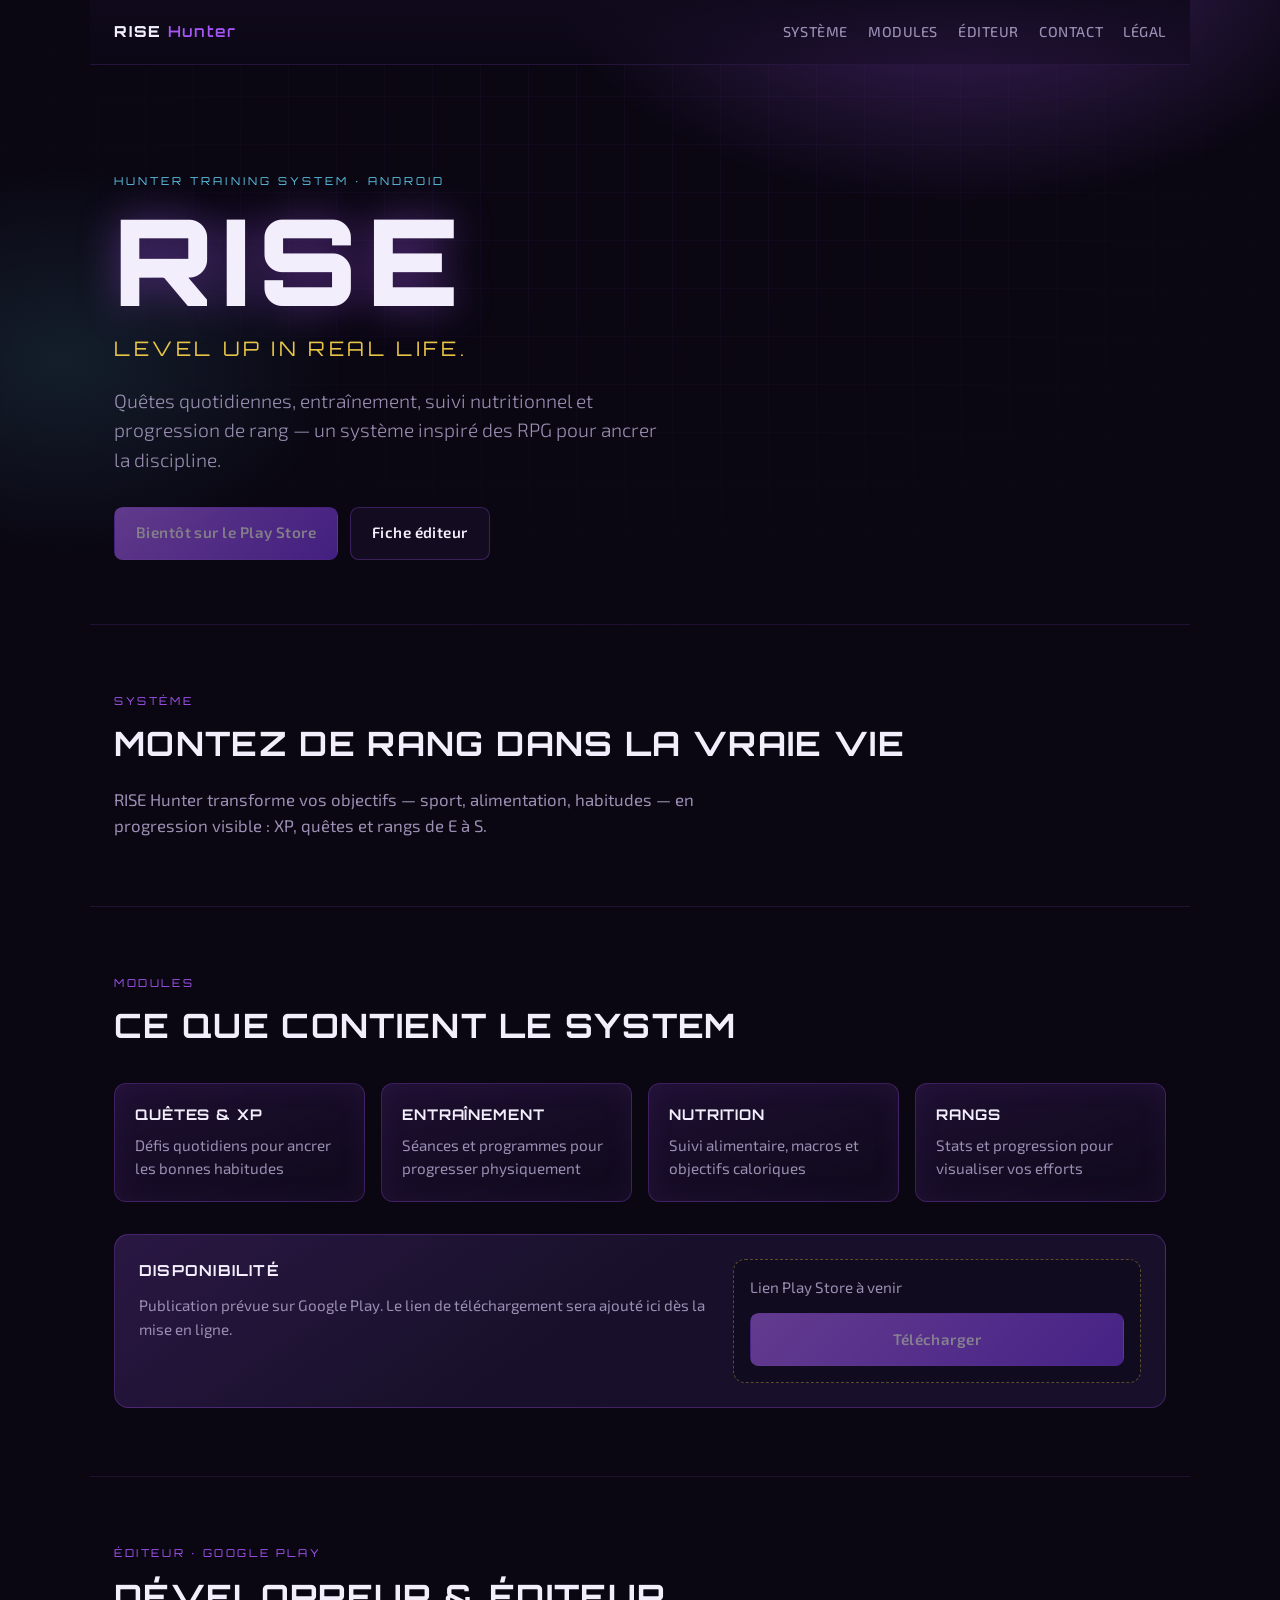
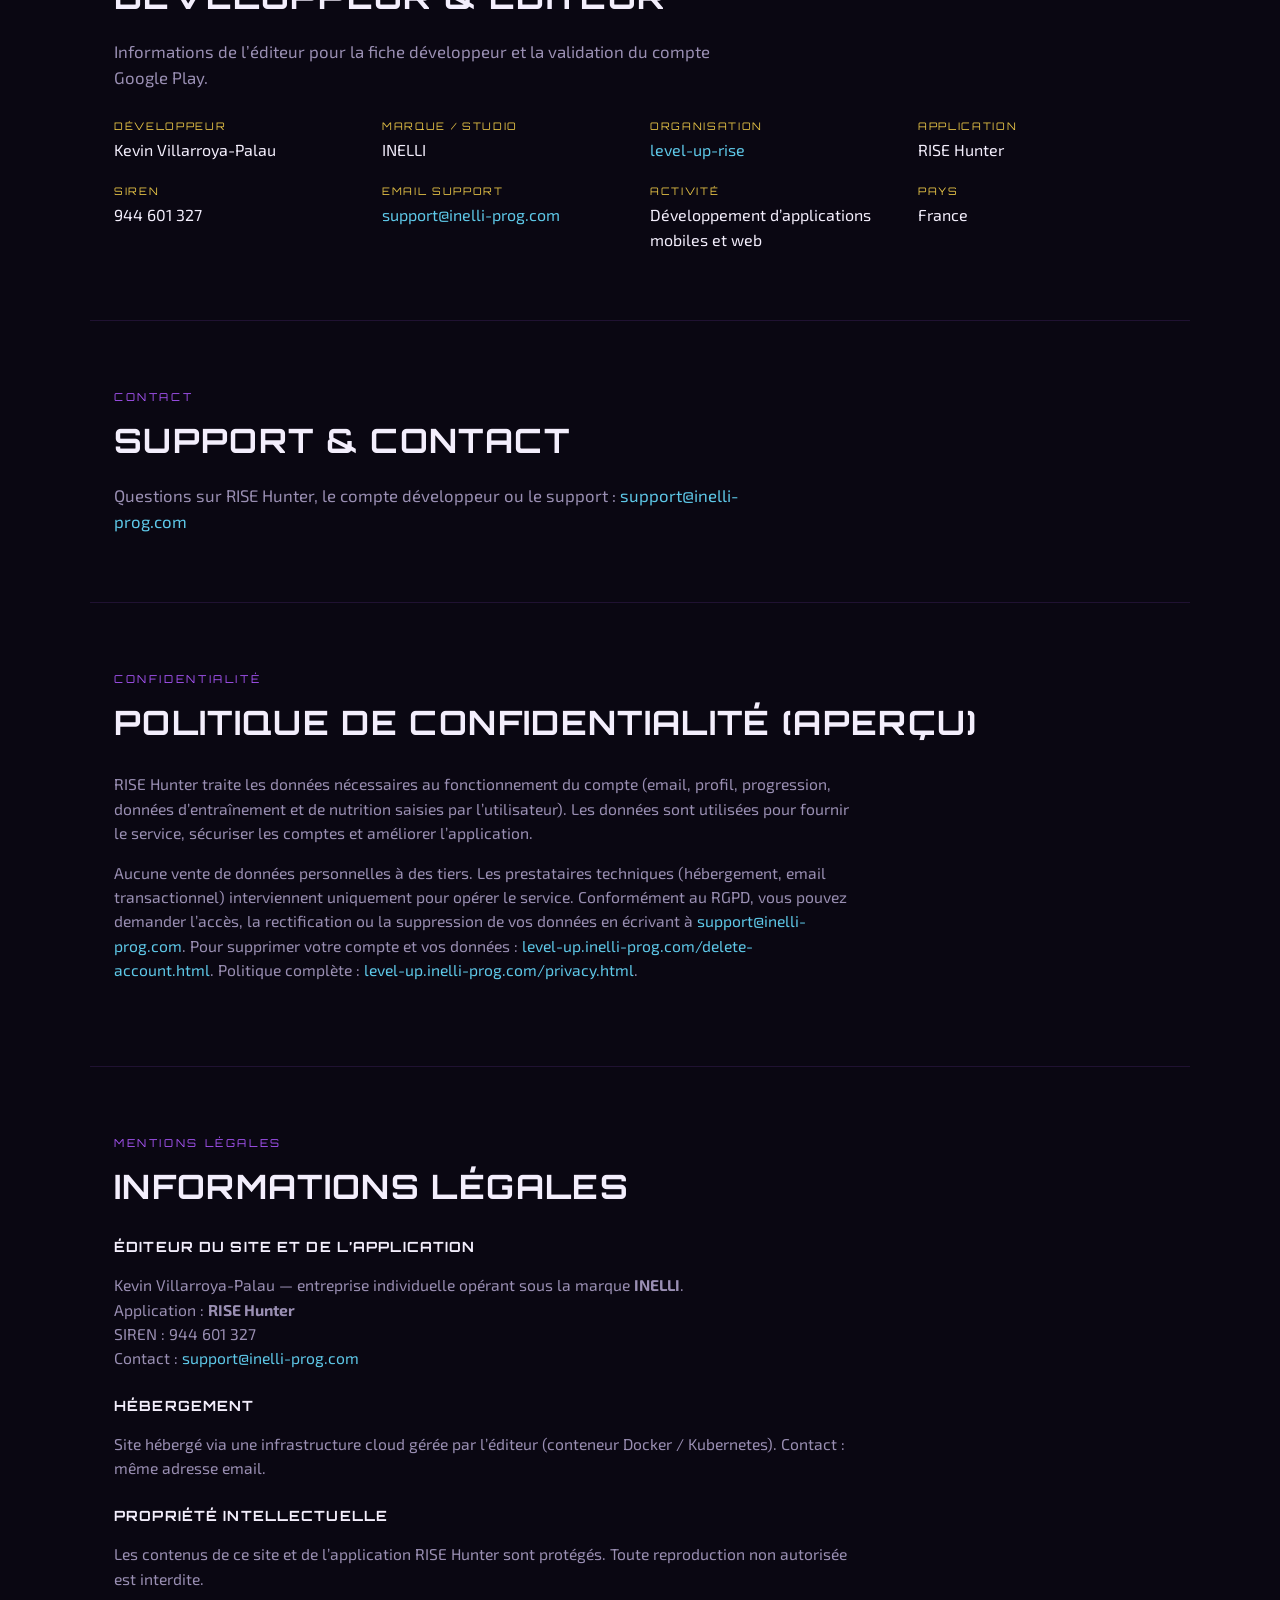
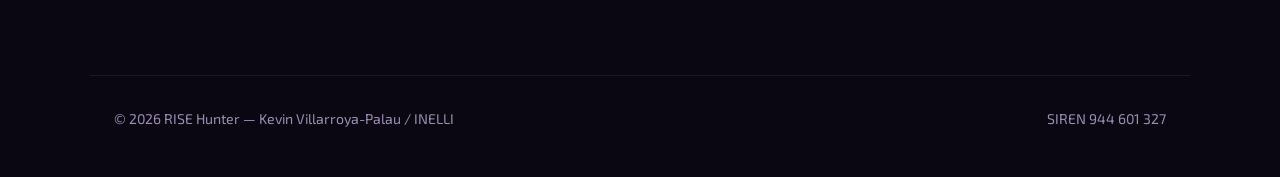
<file: index.html>
<!DOCTYPE html>
<html lang="fr" class="dark">
<head>
  <meta charset="utf-8" />
  <meta name="viewport" content="width=device-width, initial-scale=1" />
  <title>RISE — Hunter Training System</title>
  <meta name="description" content="RISE Hunter — quêtes quotidiennes, entraînement, nutrition et rangs. Éditée par Kevin Villarroya-Palau / INELLI, SIREN 944 601 327." />
  <link rel="preconnect" href="https://fonts.googleapis.com" />
  <link rel="preconnect" href="https://fonts.gstatic.com" crossorigin />
  <link href="https://fonts.googleapis.com/css2?family=Orbitron:wght@500;600;700;800;900&family=Exo+2:wght@300;400;500;600;700&family=Rajdhani:wght@500;600;700&display=swap" rel="stylesheet" />
  <link rel="stylesheet" href="/styles.css" />
  <link rel="icon" href="/favicon.ico?v=3" sizes="any" />
  <link rel="icon" type="image/png" href="/favicon.png?v=3" />
  <link rel="apple-touch-icon" href="/icon.png?v=3" />
</head>
<body>
  <div class="bg-grid" aria-hidden="true"></div>
  <div class="bg-glow bg-glow-a" aria-hidden="true"></div>
  <div class="bg-glow bg-glow-b" aria-hidden="true"></div>

  <header class="site-header">
    <a class="logo" href="#top">RISE<span>Hunter</span></a>
    <nav class="nav">
      <a href="#app">Système</a>
      <a href="#features">Modules</a>
      <a href="#editeur">Éditeur</a>
      <a href="#contact">Contact</a>
      <a href="#mentions">Légal</a>
    </nav>
  </header>

  <main id="top">
    <section class="hero">
      <p class="eyebrow">Hunter Training System · Android</p>
      <h1 class="brand">RISE</h1>
      <p class="tagline">Level up in real life.</p>
      <p class="lead">
        Quêtes quotidiennes, entraînement, suivi nutritionnel et progression de rang —
        un système inspiré des RPG pour ancrer la discipline.
      </p>
      <div class="cta-row">
        <a class="btn btn-primary is-disabled" href="#app" aria-disabled="true" id="store-link">
          Bientôt sur le Play Store
        </a>
        <a class="btn btn-ghost" href="#editeur">Fiche éditeur</a>
      </div>
    </section>

    <section id="app" class="section">
      <p class="section-kicker">Système</p>
      <h2>Montez de rang dans la vraie vie</h2>
      <p class="section-text">
        RISE Hunter transforme vos objectifs — sport, alimentation, habitudes —
        en progression visible : XP, quêtes et rangs de E à S.
      </p>
    </section>

    <section id="features" class="section">
      <p class="section-kicker">Modules</p>
      <h2>Ce que contient le System</h2>
      <ul class="pillars">
        <li>
          <strong>Quêtes &amp; XP</strong>
          <span>Défis quotidiens pour ancrer les bonnes habitudes</span>
        </li>
        <li>
          <strong>Entraînement</strong>
          <span>Séances et programmes pour progresser physiquement</span>
        </li>
        <li>
          <strong>Nutrition</strong>
          <span>Suivi alimentaire, macros et objectifs caloriques</span>
        </li>
        <li>
          <strong>Rangs</strong>
          <span>Stats et progression pour visualiser vos efforts</span>
        </li>
      </ul>
      <div class="product-panel">
        <div>
          <h3>Disponibilité</h3>
          <p class="muted">
            Publication prévue sur Google Play. Le lien de téléchargement sera
            ajouté ici dès la mise en ligne.
          </p>
        </div>
        <div class="product-cta">
          <p class="muted">Lien Play Store à venir</p>
          <a class="btn btn-primary is-disabled" href="#app" aria-disabled="true">Télécharger</a>
        </div>
      </div>
    </section>

    <section id="editeur" class="section">
      <p class="section-kicker">Éditeur · Google Play</p>
      <h2>Développeur &amp; éditeur</h2>
      <p class="section-text">
        Informations de l’éditeur pour la fiche développeur et la validation
        du compte Google Play.
      </p>
      <div class="contact-grid">
        <div>
          <p class="label">Développeur</p>
          <p>Kevin Villarroya-Palau</p>
        </div>
        <div>
          <p class="label">Marque / studio</p>
          <p>INELLI</p>
        </div>
        <div>
          <p class="label">Organisation</p>
          <p><a href="https://github.com/level-up-rise" rel="noopener">level-up-rise</a></p>
        </div>
        <div>
          <p class="label">Application</p>
          <p>RISE Hunter</p>
        </div>
        <div>
          <p class="label">SIREN</p>
          <p>944&nbsp;601&nbsp;327</p>
        </div>
        <div>
          <p class="label">Email support</p>
          <p><a href="mailto:support@inelli-prog.com">support@inelli-prog.com</a></p>
        </div>
        <div>
          <p class="label">Activité</p>
          <p>Développement d’applications mobiles et web</p>
        </div>
        <div>
          <p class="label">Pays</p>
          <p>France</p>
        </div>
      </div>
    </section>

    <section id="contact" class="section">
      <p class="section-kicker">Contact</p>
      <h2>Support &amp; contact</h2>
      <p class="section-text">
        Questions sur RISE Hunter, le compte développeur ou le support :
        <a href="mailto:support@inelli-prog.com">support@inelli-prog.com</a>
      </p>
    </section>

    <section id="confidentialite" class="section legal">
      <p class="section-kicker">Confidentialité</p>
      <h2>Politique de confidentialité (aperçu)</h2>
      <div class="legal-block">
        <p>
          RISE Hunter traite les données nécessaires au fonctionnement du compte
          (email, profil, progression, données d’entraînement et de nutrition
          saisies par l’utilisateur). Les données sont utilisées pour fournir
          le service, sécuriser les comptes et améliorer l’application.
        </p>
        <p>
          Aucune vente de données personnelles à des tiers. Les prestataires
          techniques (hébergement, email transactionnel) interviennent uniquement
          pour opérer le service. Conformément au RGPD, vous pouvez demander
          l’accès, la rectification ou la suppression de vos données en écrivant
          à <a href="mailto:support@inelli-prog.com">support@inelli-prog.com</a>.
          Pour supprimer votre compte et vos données :
          <a href="/delete-account.html">level-up.inelli-prog.com/delete-account.html</a>.
          Politique complète :
          <a href="/privacy.html">level-up.inelli-prog.com/privacy.html</a>.
        </p>
      </div>
    </section>

    <section id="mentions" class="section legal">
      <p class="section-kicker">Mentions légales</p>
      <h2>Informations légales</h2>
      <div class="legal-block">
        <h3>Éditeur du site et de l’application</h3>
        <p>
          Kevin Villarroya-Palau — entreprise individuelle opérant sous la
          marque <strong>INELLI</strong>.<br />
          Application : <strong>RISE Hunter</strong><br />
          SIREN : 944&nbsp;601&nbsp;327<br />
          Contact : <a href="mailto:support@inelli-prog.com">support@inelli-prog.com</a>
        </p>
        <h3>Hébergement</h3>
        <p>
          Site hébergé via une infrastructure cloud gérée par l’éditeur
          (conteneur Docker / Kubernetes). Contact : même adresse email.
        </p>
        <h3>Propriété intellectuelle</h3>
        <p>
          Les contenus de ce site et de l’application RISE Hunter sont protégés.
          Toute reproduction non autorisée est interdite.
        </p>
      </div>
    </section>
  </main>

  <footer class="site-footer">
    <span>© <span id="year"></span> RISE Hunter — Kevin Villarroya-Palau / INELLI</span>
    <span>SIREN 944&nbsp;601&nbsp;327</span>
  </footer>

  <script>
    document.getElementById("year").textContent = String(new Date().getFullYear());
  </script>
</body>
</html>
</file>
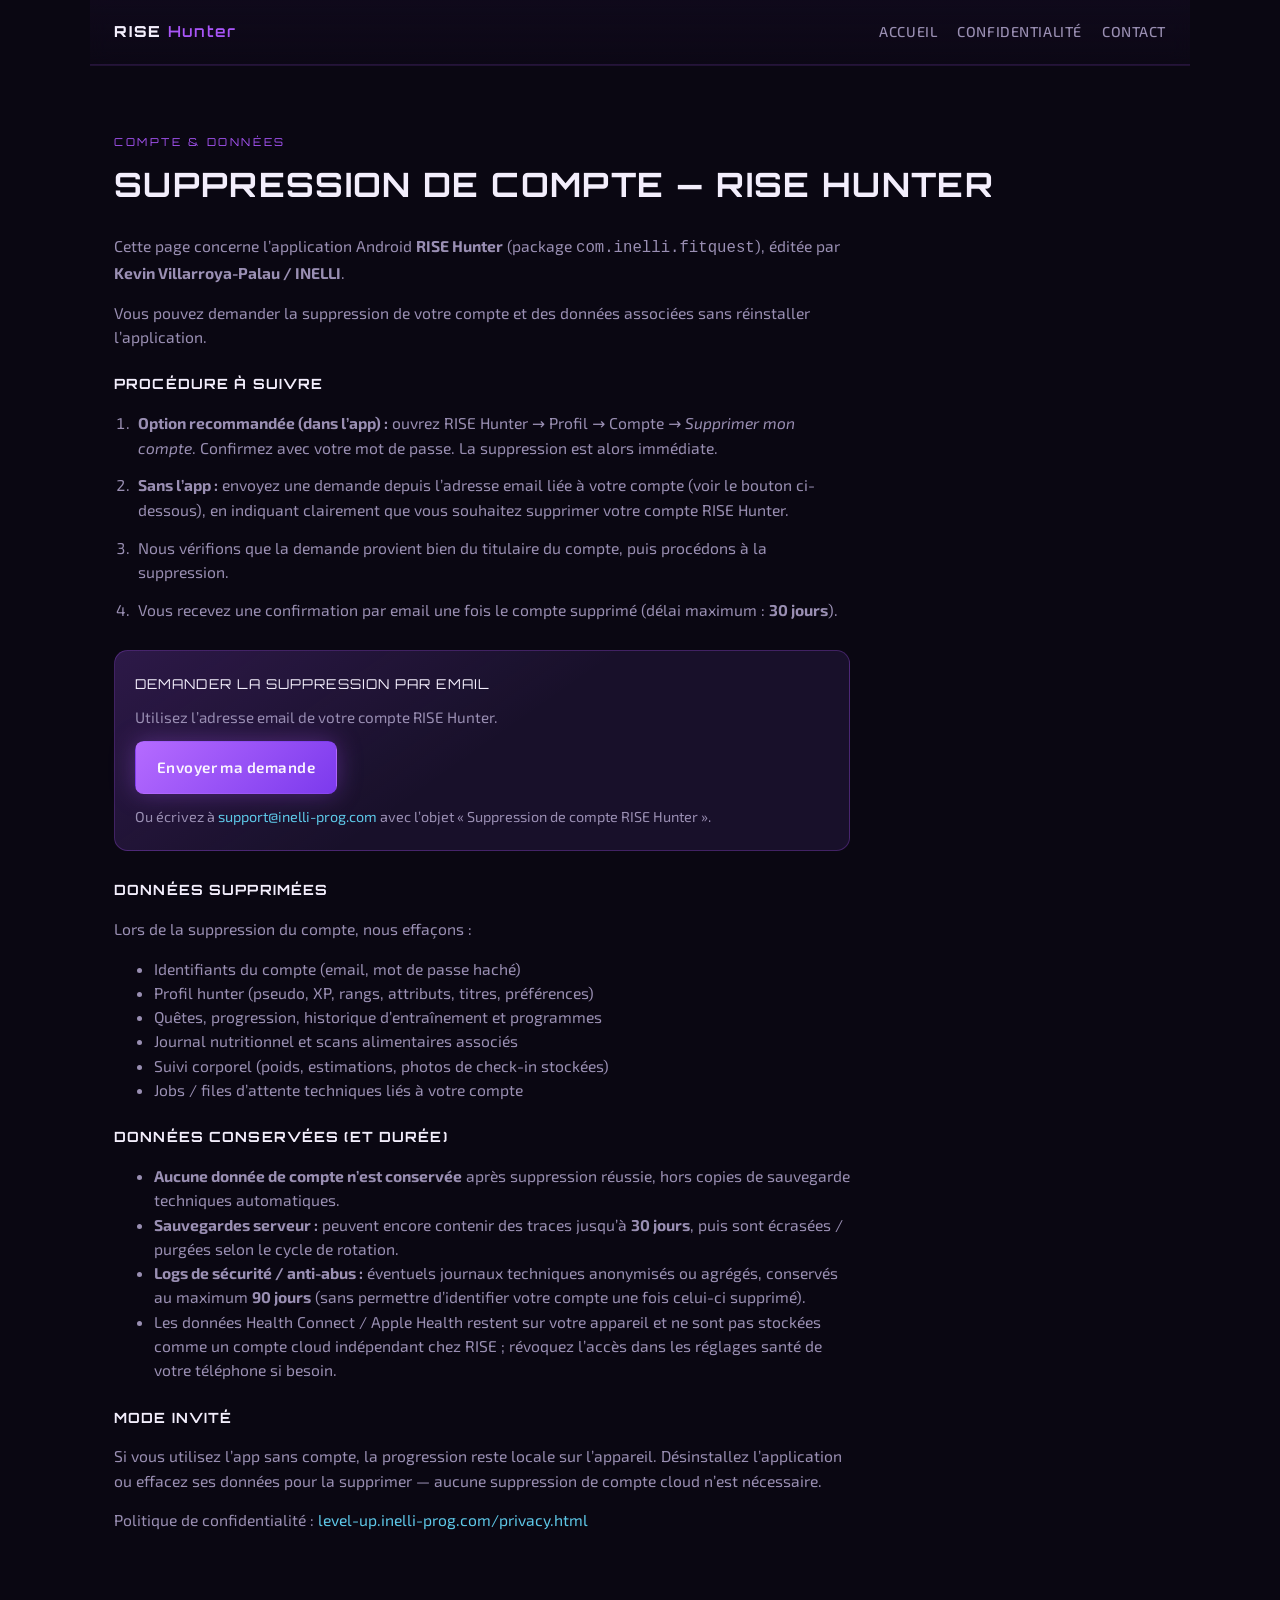
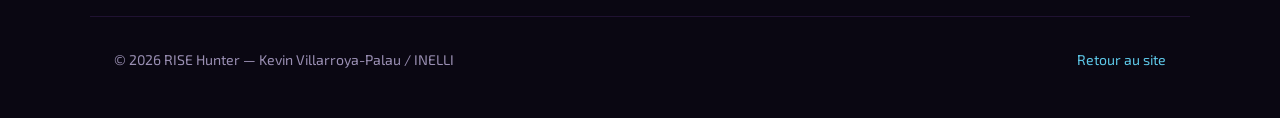
<file: delete-account.html>
<!DOCTYPE html>
<html lang="fr" class="dark">
<head>
  <meta charset="utf-8" />
  <meta name="viewport" content="width=device-width, initial-scale=1" />
  <title>Suppression de compte — RISE Hunter</title>
  <meta name="description" content="Demandez la suppression de votre compte RISE Hunter et des données associées. Éditeur : Kevin Villarroya-Palau / INELLI." />
  <link rel="preconnect" href="https://fonts.googleapis.com" />
  <link rel="preconnect" href="https://fonts.gstatic.com" crossorigin />
  <link href="https://fonts.googleapis.com/css2?family=Orbitron:wght@500;600;700;800;900&family=Exo+2:wght@300;400;500;600;700&family=Rajdhani:wght@500;600;700&display=swap" rel="stylesheet" />
  <link rel="stylesheet" href="/styles.css" />
  <link rel="icon" href="/favicon.ico?v=3" sizes="any" />
</head>
<body>
  <header class="site-header">
    <a class="logo" href="/">RISE<span>Hunter</span></a>
    <nav class="nav">
      <a href="/">Accueil</a>
      <a href="/privacy.html">Confidentialité</a>
      <a href="/#contact">Contact</a>
    </nav>
  </header>

  <main id="top">
    <section class="section legal">
      <p class="section-kicker">Compte &amp; données</p>
      <h2>Suppression de compte — RISE Hunter</h2>
      <div class="legal-block">
        <p>
          Cette page concerne l’application Android <strong>RISE Hunter</strong>
          (package <code>com.inelli.fitquest</code>), éditée par
          <strong>Kevin Villarroya-Palau / INELLI</strong>.
        </p>
        <p>
          Vous pouvez demander la suppression de votre compte et des données
          associées sans réinstaller l’application.
        </p>

        <h3>Procédure à suivre</h3>
        <ol class="delete-steps">
          <li>
            <strong>Option recommandée (dans l’app) :</strong> ouvrez RISE Hunter →
            Profil → Compte → <em>Supprimer mon compte</em>. Confirmez avec votre
            mot de passe. La suppression est alors immédiate.
          </li>
          <li>
            <strong>Sans l’app :</strong> envoyez une demande depuis l’adresse email
            liée à votre compte (voir le bouton ci-dessous), en indiquant clairement
            que vous souhaitez supprimer votre compte RISE Hunter.
          </li>
          <li>
            Nous vérifions que la demande provient bien du titulaire du compte,
            puis procédons à la suppression.
          </li>
          <li>
            Vous recevez une confirmation par email une fois le compte supprimé
            (délai maximum : <strong>30 jours</strong>).
          </li>
        </ol>

        <div class="delete-cta">
          <p class="delete-cta-title">Demander la suppression par email</p>
          <p class="muted">
            Utilisez l’adresse email de votre compte RISE Hunter.
          </p>
          <a
            class="btn btn-primary"
            href="mailto:support@inelli-prog.com?subject=Suppression%20de%20compte%20RISE%20Hunter&body=Bonjour%2C%0A%0AJe%20demande%20la%20suppression%20de%20mon%20compte%20RISE%20Hunter%20et%20des%20donn%C3%A9es%20associ%C3%A9es.%0A%0AEmail%20du%20compte%20%3A%20%0A%0AMerci."
          >
            Envoyer ma demande
          </a>
          <p class="muted delete-cta-note">
            Ou écrivez à
            <a href="mailto:support@inelli-prog.com">support@inelli-prog.com</a>
            avec l’objet « Suppression de compte RISE Hunter ».
          </p>
        </div>

        <h3>Données supprimées</h3>
        <p>Lors de la suppression du compte, nous effaçons :</p>
        <ul>
          <li>Identifiants du compte (email, mot de passe haché)</li>
          <li>Profil hunter (pseudo, XP, rangs, attributs, titres, préférences)</li>
          <li>Quêtes, progression, historique d’entraînement et programmes</li>
          <li>Journal nutritionnel et scans alimentaires associés</li>
          <li>Suivi corporel (poids, estimations, photos de check-in stockées)</li>
          <li>Jobs / files d’attente techniques liés à votre compte</li>
        </ul>

        <h3>Données conservées (et durée)</h3>
        <ul>
          <li>
            <strong>Aucune donnée de compte n’est conservée</strong> après suppression
            réussie, hors copies de sauvegarde techniques automatiques.
          </li>
          <li>
            <strong>Sauvegardes serveur :</strong> peuvent encore contenir des traces
            jusqu’à <strong>30 jours</strong>, puis sont écrasées / purgées selon le
            cycle de rotation.
          </li>
          <li>
            <strong>Logs de sécurité / anti-abus :</strong> éventuels journaux techniques
            anonymisés ou agrégés, conservés au maximum <strong>90 jours</strong>
            (sans permettre d’identifier votre compte une fois celui-ci supprimé).
          </li>
          <li>
            Les données Health Connect / Apple Health restent sur votre appareil et
            ne sont pas stockées comme un compte cloud indépendant chez RISE ; révoquez
            l’accès dans les réglages santé de votre téléphone si besoin.
          </li>
        </ul>

        <h3>Mode invité</h3>
        <p>
          Si vous utilisez l’app sans compte, la progression reste locale sur
          l’appareil. Désinstallez l’application ou effacez ses données pour la
          supprimer — aucune suppression de compte cloud n’est nécessaire.
        </p>

        <p>
          Politique de confidentialité :
          <a href="/privacy.html">level-up.inelli-prog.com/privacy.html</a>
        </p>
      </div>
    </section>
  </main>

  <footer class="site-footer">
    <span>© <span id="year"></span> RISE Hunter — Kevin Villarroya-Palau / INELLI</span>
    <a href="/">Retour au site</a>
  </footer>
  <script>
    document.getElementById("year").textContent = String(new Date().getFullYear());
  </script>
</body>
</html>
</file>
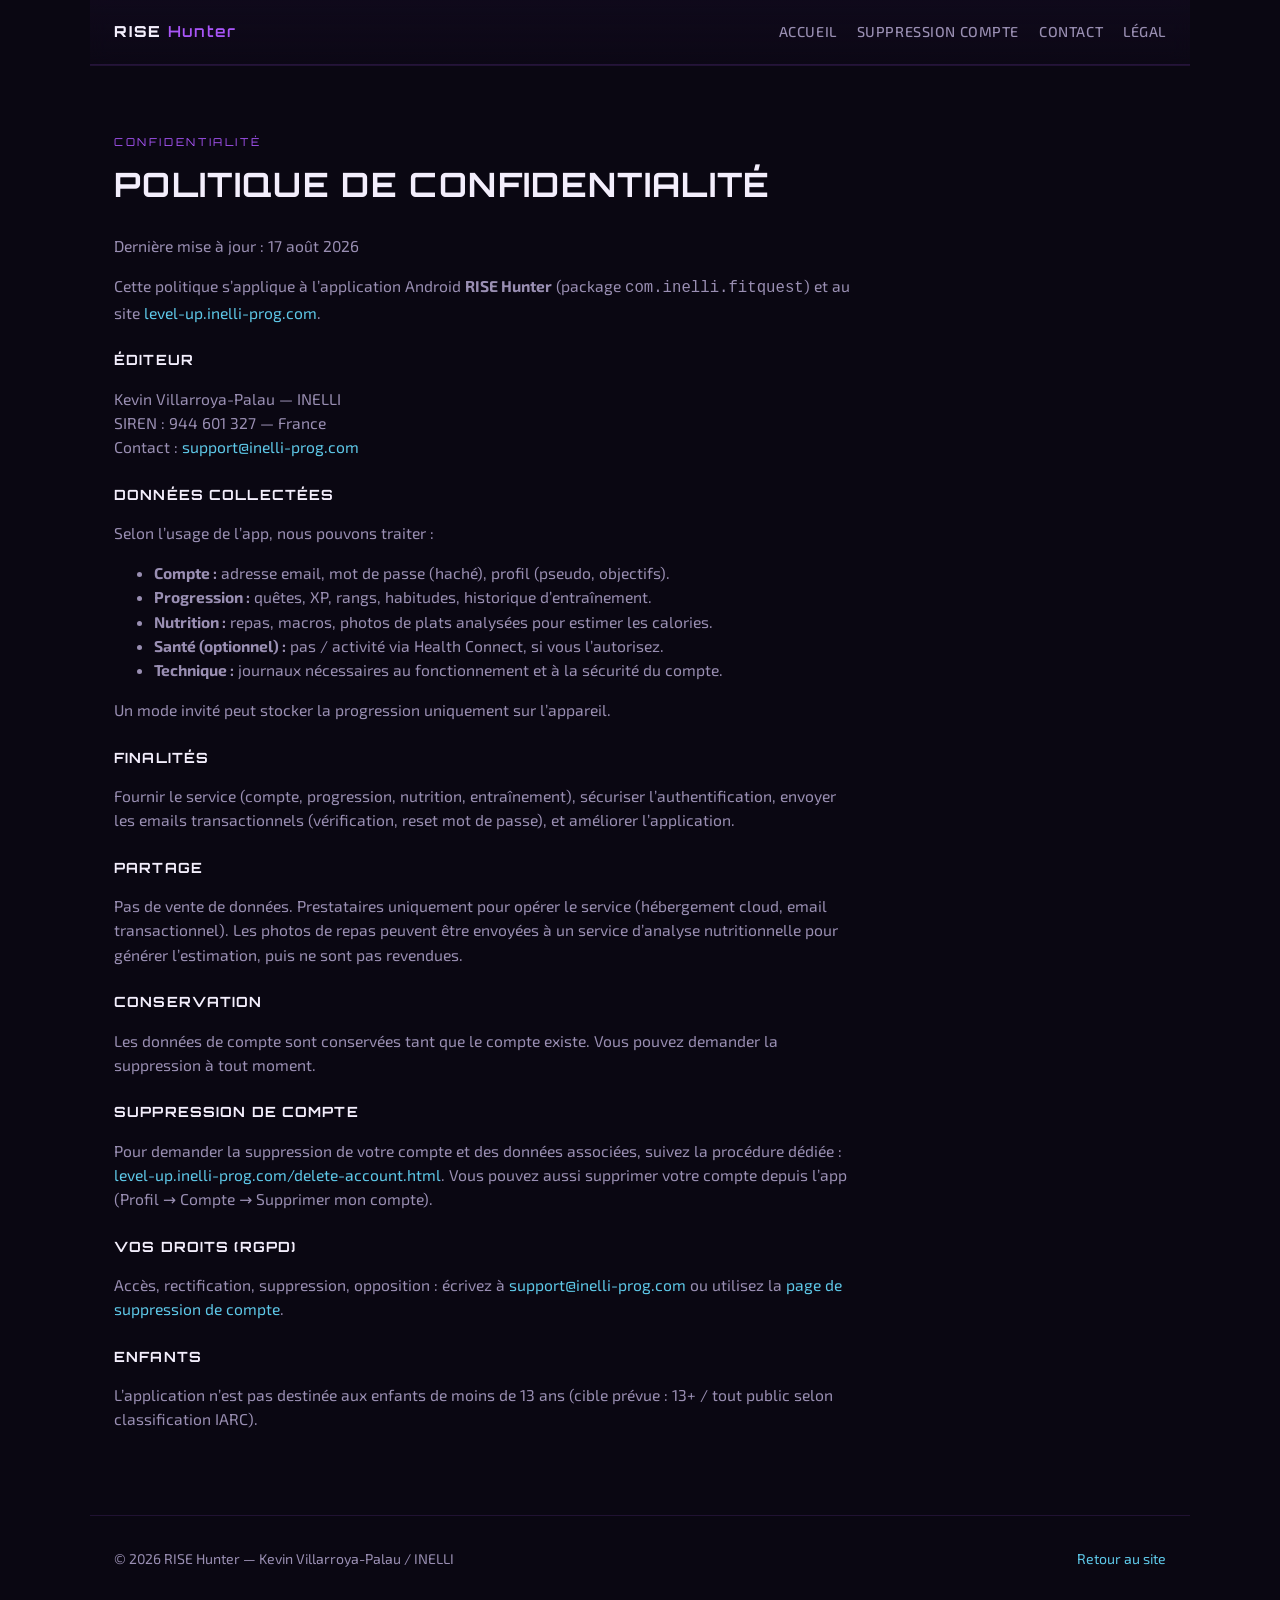
<file: privacy.html>
<!DOCTYPE html>
<html lang="fr" class="dark">
<head>
  <meta charset="utf-8" />
  <meta name="viewport" content="width=device-width, initial-scale=1" />
  <title>Politique de confidentialité — RISE Hunter</title>
  <meta name="description" content="Politique de confidentialité de RISE Hunter (com.inelli.fitquest). Éditeur : Kevin Villarroya-Palau / INELLI." />
  <link rel="preconnect" href="https://fonts.googleapis.com" />
  <link rel="preconnect" href="https://fonts.gstatic.com" crossorigin />
  <link href="https://fonts.googleapis.com/css2?family=Orbitron:wght@500;600;700;800;900&family=Exo+2:wght@300;400;500;600;700&family=Rajdhani:wght@500;600;700&display=swap" rel="stylesheet" />
  <link rel="stylesheet" href="/styles.css" />
  <link rel="icon" href="/favicon.ico?v=3" sizes="any" />
</head>
<body>
  <header class="site-header">
    <a class="logo" href="/">RISE<span>Hunter</span></a>
    <nav class="nav">
      <a href="/">Accueil</a>
      <a href="/delete-account.html">Suppression compte</a>
      <a href="/#contact">Contact</a>
      <a href="/#mentions">Légal</a>
    </nav>
  </header>

  <main id="top">
    <section class="section legal">
      <p class="section-kicker">Confidentialité</p>
      <h2>Politique de confidentialité</h2>
      <div class="legal-block">
        <p>Dernière mise à jour : 17 août 2026</p>
        <p>
          Cette politique s’applique à l’application Android <strong>RISE Hunter</strong>
          (package <code>com.inelli.fitquest</code>) et au site
          <a href="https://level-up.inelli-prog.com">level-up.inelli-prog.com</a>.
        </p>

        <h3>Éditeur</h3>
        <p>
          Kevin Villarroya-Palau — INELLI<br />
          SIREN : 944 601 327 — France<br />
          Contact : <a href="mailto:support@inelli-prog.com">support@inelli-prog.com</a>
        </p>

        <h3>Données collectées</h3>
        <p>Selon l’usage de l’app, nous pouvons traiter :</p>
        <ul>
          <li><strong>Compte :</strong> adresse email, mot de passe (haché), profil (pseudo, objectifs).</li>
          <li><strong>Progression :</strong> quêtes, XP, rangs, habitudes, historique d’entraînement.</li>
          <li><strong>Nutrition :</strong> repas, macros, photos de plats analysées pour estimer les calories.</li>
          <li><strong>Santé (optionnel) :</strong> pas / activité via Health Connect, si vous l’autorisez.</li>
          <li><strong>Technique :</strong> journaux nécessaires au fonctionnement et à la sécurité du compte.</li>
        </ul>
        <p>Un mode invité peut stocker la progression uniquement sur l’appareil.</p>

        <h3>Finalités</h3>
        <p>
          Fournir le service (compte, progression, nutrition, entraînement),
          sécuriser l’authentification, envoyer les emails transactionnels
          (vérification, reset mot de passe), et améliorer l’application.
        </p>

        <h3>Partage</h3>
        <p>
          Pas de vente de données. Prestataires uniquement pour opérer le service
          (hébergement cloud, email transactionnel). Les photos de repas peuvent
          être envoyées à un service d’analyse nutritionnelle pour générer
          l’estimation, puis ne sont pas revendues.
        </p>

        <h3>Conservation</h3>
        <p>
          Les données de compte sont conservées tant que le compte existe.
          Vous pouvez demander la suppression à tout moment.
        </p>

        <h3>Suppression de compte</h3>
        <p>
          Pour demander la suppression de votre compte et des données associées,
          suivez la procédure dédiée :
          <a href="/delete-account.html">level-up.inelli-prog.com/delete-account.html</a>.
          Vous pouvez aussi supprimer votre compte depuis l’app
          (Profil → Compte → Supprimer mon compte).
        </p>

        <h3>Vos droits (RGPD)</h3>
        <p>
          Accès, rectification, suppression, opposition : écrivez à
          <a href="mailto:support@inelli-prog.com">support@inelli-prog.com</a>
          ou utilisez la
          <a href="/delete-account.html">page de suppression de compte</a>.
        </p>

        <h3>Enfants</h3>
        <p>
          L’application n’est pas destinée aux enfants de moins de 13 ans
          (cible prévue : 13+ / tout public selon classification IARC).
        </p>
      </div>
    </section>
  </main>

  <footer class="site-footer">
    <span>© <span id="year"></span> RISE Hunter — Kevin Villarroya-Palau / INELLI</span>
    <a href="/">Retour au site</a>
  </footer>
  <script>
    document.getElementById("year").textContent = String(new Date().getFullYear());
  </script>
</body>
</html>
</file>
<file: styles.css>
:root {
  --bg: #0a0712;
  --bg-elev: rgba(28, 18, 48, 0.85);
  --ink: #f3eefc;
  --muted: #9a8fb3;
  --primary: #a855f7;
  --primary-glow: rgba(168, 85, 247, 0.45);
  --system: #5ec8e8;
  --gold: #e8c547;
  --line: rgba(168, 85, 247, 0.28);
  --line-soft: rgba(168, 85, 247, 0.14);
  --font-display: "Orbitron", ui-sans-serif, system-ui, sans-serif;
  --font-body: "Exo 2", "Rajdhani", ui-sans-serif, system-ui, sans-serif;
}

*,
*::before,
*::after {
  box-sizing: border-box;
}

html {
  scroll-behavior: smooth;
}

body {
  margin: 0;
  min-height: 100vh;
  color: var(--ink);
  font-family: var(--font-body);
  font-weight: 400;
  line-height: 1.55;
  background: var(--bg);
}

.bg-grid,
.bg-glow {
  pointer-events: none;
  position: fixed;
  inset: 0;
  z-index: 0;
}

.bg-grid {
  background-image:
    linear-gradient(rgba(168, 85, 247, 0.045) 1px, transparent 1px),
    linear-gradient(90deg, rgba(168, 85, 247, 0.045) 1px, transparent 1px);
  background-size: 48px 48px;
  mask-image: radial-gradient(ellipse 80% 70% at 50% 20%, #000 20%, transparent 75%);
}

.bg-glow-a {
  background: radial-gradient(700px 420px at 75% -5%, rgba(168, 85, 247, 0.35), transparent 60%);
}

.bg-glow-b {
  background: radial-gradient(520px 360px at 5% 40%, rgba(94, 200, 232, 0.12), transparent 55%);
}

a {
  color: var(--system);
  text-decoration: none;
}

a:hover {
  text-decoration: underline;
}

.site-header,
main,
.site-footer {
  position: relative;
  z-index: 1;
}

.site-header {
  display: flex;
  align-items: center;
  justify-content: space-between;
  gap: 1rem;
  max-width: 1100px;
  margin: 0 auto;
  padding: 1.25rem 1.5rem;
  border-bottom: 1px solid var(--line-soft);
  background: linear-gradient(180deg, rgba(16, 10, 28, 0.9), rgba(16, 10, 28, 0.4));
  backdrop-filter: blur(10px);
}

.logo {
  font-family: var(--font-display);
  font-weight: 800;
  letter-spacing: 0.12em;
  color: var(--ink);
  text-decoration: none;
  font-size: 0.95rem;
}

.logo span {
  margin-left: 0.35rem;
  color: var(--primary);
  font-weight: 600;
  letter-spacing: 0.08em;
}

.nav {
  display: flex;
  flex-wrap: wrap;
  gap: 0.85rem 1.25rem;
}

.nav a {
  color: var(--muted);
  font-size: 0.9rem;
  font-weight: 500;
  text-decoration: none;
  letter-spacing: 0.04em;
  text-transform: uppercase;
}

.nav a:hover {
  color: var(--ink);
}

.hero {
  max-width: 1100px;
  margin: 0 auto;
  padding: clamp(3.5rem, 12vh, 7rem) 1.5rem 4rem;
}

.eyebrow {
  margin: 0 0 0.85rem;
  font-family: var(--font-display);
  font-size: 0.68rem;
  letter-spacing: 0.28em;
  text-transform: uppercase;
  color: var(--system);
}

.brand {
  margin: 0;
  font-family: var(--font-display);
  font-size: clamp(3.8rem, 14vw, 7.5rem);
  font-weight: 900;
  letter-spacing: 0.08em;
  line-height: 0.95;
  color: var(--ink);
  text-shadow: 0 0 40px var(--primary-glow);
}

.tagline {
  margin: 1rem 0 0;
  font-family: var(--font-display);
  font-size: clamp(1rem, 2.5vw, 1.25rem);
  letter-spacing: 0.18em;
  text-transform: uppercase;
  color: var(--gold);
}

.lead {
  max-width: 34rem;
  margin: 1.35rem 0 0;
  font-size: clamp(1.05rem, 2.2vw, 1.2rem);
  color: var(--muted);
  font-weight: 300;
}

.cta-row {
  display: flex;
  flex-wrap: wrap;
  gap: 0.75rem;
  margin-top: 2rem;
}

.btn {
  display: inline-flex;
  align-items: center;
  justify-content: center;
  padding: 0.85rem 1.3rem;
  border-radius: 0.55rem;
  font-family: var(--font-body);
  font-size: 0.95rem;
  font-weight: 600;
  letter-spacing: 0.03em;
  text-decoration: none;
  border: 1px solid transparent;
  transition: transform 0.2s ease, box-shadow 0.2s ease, background 0.2s ease, border-color 0.2s ease;
}

.btn:hover {
  text-decoration: none;
  transform: translateY(-1px);
}

.btn-primary {
  background: linear-gradient(135deg, #b56bff, #7c3aed);
  color: #faf5ff;
  box-shadow: 0 0 24px rgba(168, 85, 247, 0.35);
}

.btn-primary:hover {
  box-shadow: 0 0 32px rgba(168, 85, 247, 0.55);
}

.btn-ghost {
  border-color: var(--line);
  color: var(--ink);
  background: rgba(28, 18, 48, 0.5);
}

.btn-ghost:hover {
  border-color: rgba(168, 85, 247, 0.55);
  box-shadow: inset 0 0 20px rgba(168, 85, 247, 0.12);
}

.btn.is-disabled,
.btn[aria-disabled="true"] {
  opacity: 0.5;
  pointer-events: none;
  cursor: not-allowed;
  box-shadow: none;
}

.section {
  max-width: 1100px;
  margin: 0 auto;
  padding: 4.25rem 1.5rem;
  border-top: 1px solid var(--line-soft);
}

.section-kicker {
  margin: 0 0 0.5rem;
  font-family: var(--font-display);
  font-size: 0.68rem;
  letter-spacing: 0.24em;
  text-transform: uppercase;
  color: var(--primary);
}

.section h2 {
  margin: 0 0 1rem;
  font-family: var(--font-display);
  font-size: clamp(1.45rem, 3.5vw, 2.1rem);
  letter-spacing: 0.04em;
  text-transform: uppercase;
}

.section-text {
  max-width: 40rem;
  margin: 0;
  color: var(--muted);
  font-size: 1.05rem;
}

.pillars {
  list-style: none;
  margin: 2rem 0 0;
  padding: 0;
  display: grid;
  gap: 1rem;
  grid-template-columns: repeat(auto-fit, minmax(220px, 1fr));
}

.pillars li {
  padding: 1.25rem;
  border: 1px solid var(--line);
  border-radius: 0.75rem;
  background: linear-gradient(160deg, rgba(88, 40, 140, 0.25), rgba(16, 10, 28, 0.9));
  box-shadow: inset 0 0 30px rgba(168, 85, 247, 0.08);
  display: flex;
  flex-direction: column;
  gap: 0.4rem;
}

.pillars strong {
  font-family: var(--font-display);
  font-size: 0.92rem;
  letter-spacing: 0.06em;
  text-transform: uppercase;
  color: var(--ink);
}

.pillars span {
  color: var(--muted);
  font-size: 0.95rem;
}

.product-panel {
  margin-top: 2rem;
  display: grid;
  gap: 1.5rem;
  grid-template-columns: 1.4fr 1fr;
  padding: 1.5rem;
  border-radius: 0.9rem;
  border: 1px solid var(--line);
  background:
    linear-gradient(145deg, rgba(168, 85, 247, 0.12), transparent 45%),
    var(--bg-elev);
}

.product-panel h3 {
  margin: 0 0 0.75rem;
  font-family: var(--font-display);
  font-size: 0.95rem;
  letter-spacing: 0.08em;
  text-transform: uppercase;
}

.product-cta {
  display: flex;
  flex-direction: column;
  justify-content: center;
  gap: 0.85rem;
  padding: 1rem;
  border-radius: 0.75rem;
  border: 1px dashed rgba(232, 197, 71, 0.35);
  background: rgba(10, 7, 18, 0.45);
}

.muted {
  margin: 0;
  color: var(--muted);
  font-size: 0.95rem;
}

.contact-grid {
  margin-top: 1.75rem;
  display: grid;
  gap: 1.25rem;
  grid-template-columns: repeat(auto-fit, minmax(200px, 1fr));
}

.contact-grid .label {
  margin: 0 0 0.25rem;
  font-family: var(--font-display);
  font-size: 0.65rem;
  letter-spacing: 0.16em;
  text-transform: uppercase;
  color: var(--gold);
}

.contact-grid p {
  margin: 0;
}

.legal-block {
  margin-top: 1.5rem;
  max-width: 46rem;
  color: var(--muted);
  font-size: 0.98rem;
}

.legal-block h3 {
  margin: 1.5rem 0 0.5rem;
  color: var(--ink);
  font-family: var(--font-display);
  font-size: 0.88rem;
  letter-spacing: 0.08em;
  text-transform: uppercase;
}

.legal-block h3:first-child {
  margin-top: 0;
}

.delete-steps {
  margin: 1rem 0 1.5rem;
  padding-left: 1.25rem;
  display: grid;
  gap: 0.85rem;
}

.delete-steps li {
  padding-left: 0.25rem;
}

.delete-cta {
  margin: 1.75rem 0;
  padding: 1.35rem 1.25rem;
  border-radius: 0.85rem;
  border: 1px solid var(--line);
  background:
    linear-gradient(145deg, rgba(168, 85, 247, 0.14), transparent 50%),
    var(--bg-elev);
  display: flex;
  flex-direction: column;
  align-items: flex-start;
  gap: 0.75rem;
}

.delete-cta-title {
  margin: 0;
  font-family: var(--font-display);
  font-size: 0.85rem;
  letter-spacing: 0.08em;
  text-transform: uppercase;
  color: var(--ink);
}

.delete-cta-note {
  margin: 0;
  font-size: 0.9rem;
}

.site-footer {
  max-width: 1100px;
  margin: 0 auto;
  padding: 2rem 1.5rem 3rem;
  display: flex;
  flex-wrap: wrap;
  gap: 0.75rem 1.5rem;
  justify-content: space-between;
  border-top: 1px solid var(--line-soft);
  color: var(--muted);
  font-size: 0.88rem;
}

@media (max-width: 760px) {
  .nav {
    display: none;
  }

  .product-panel {
    grid-template-columns: 1fr;
  }
}

@media (prefers-reduced-motion: reduce) {
  html { scroll-behavior: auto; }
  .btn { transition: none; }
}
</file>
